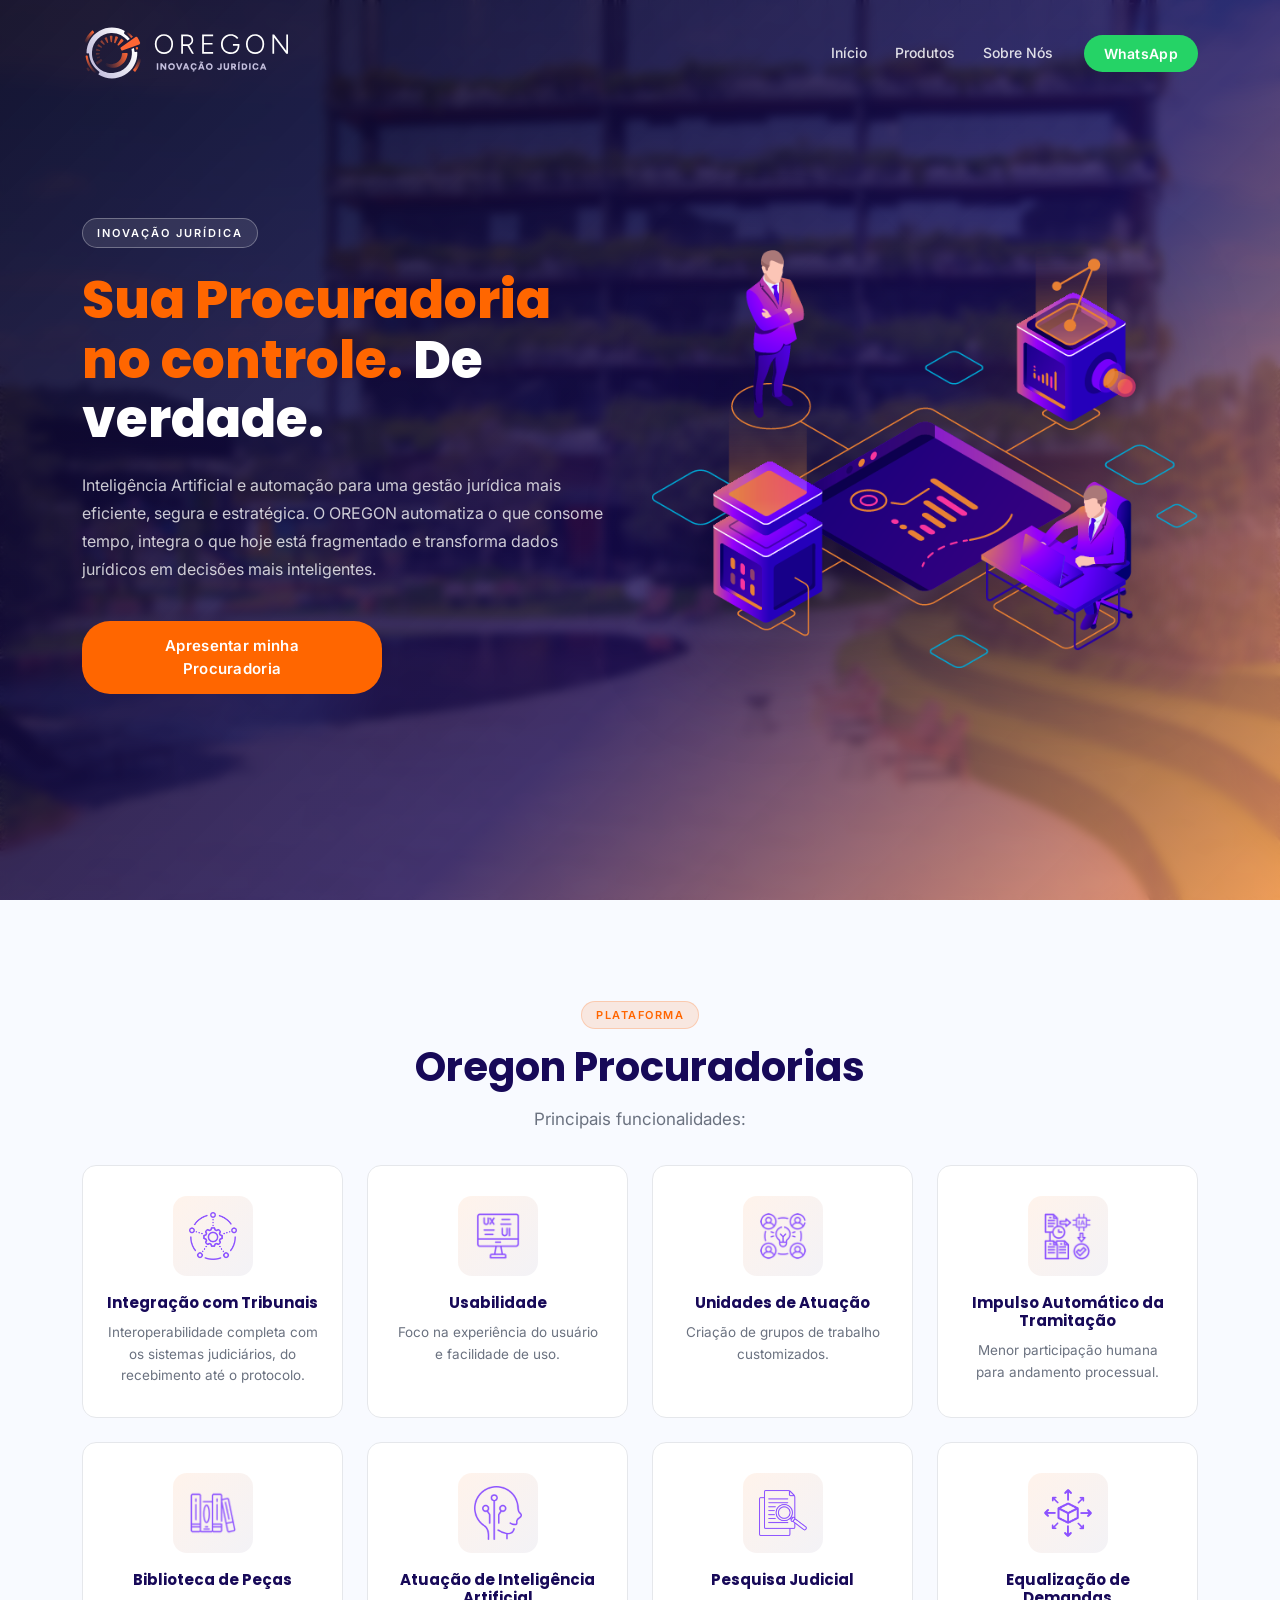
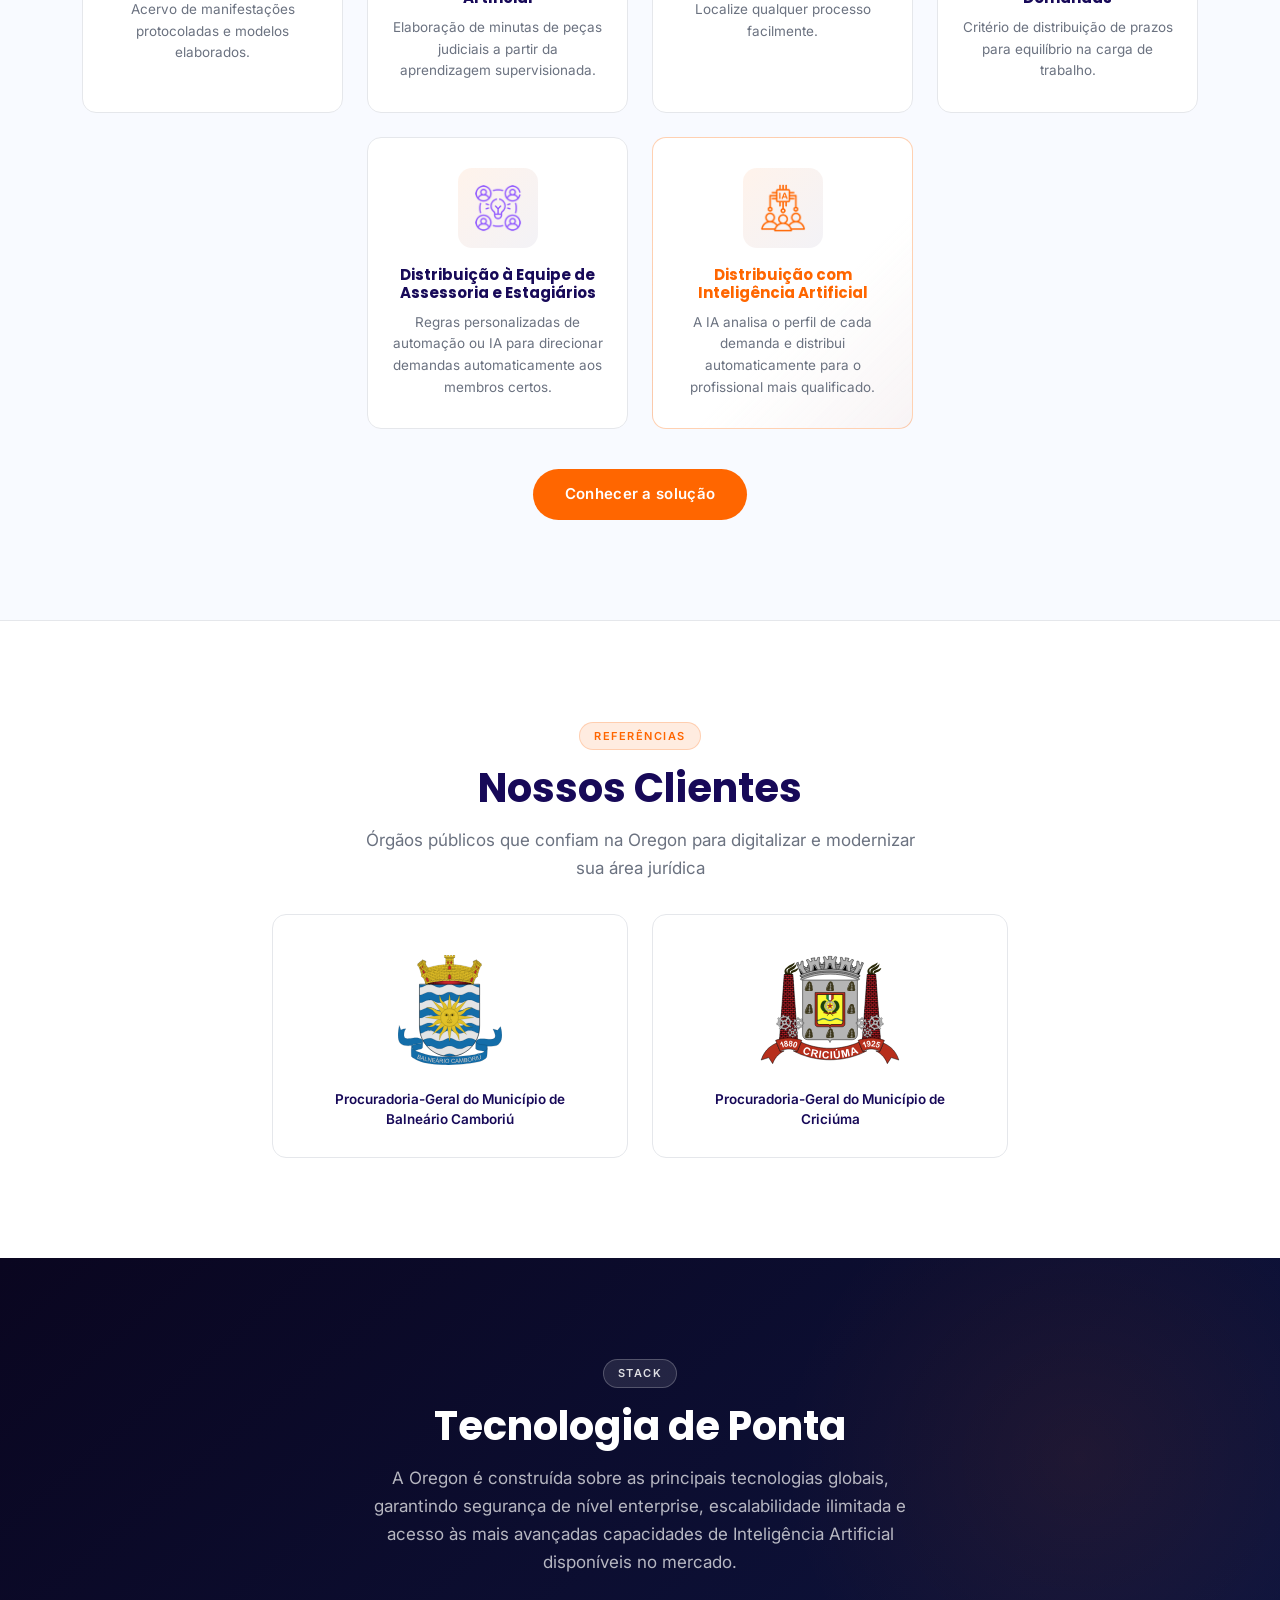
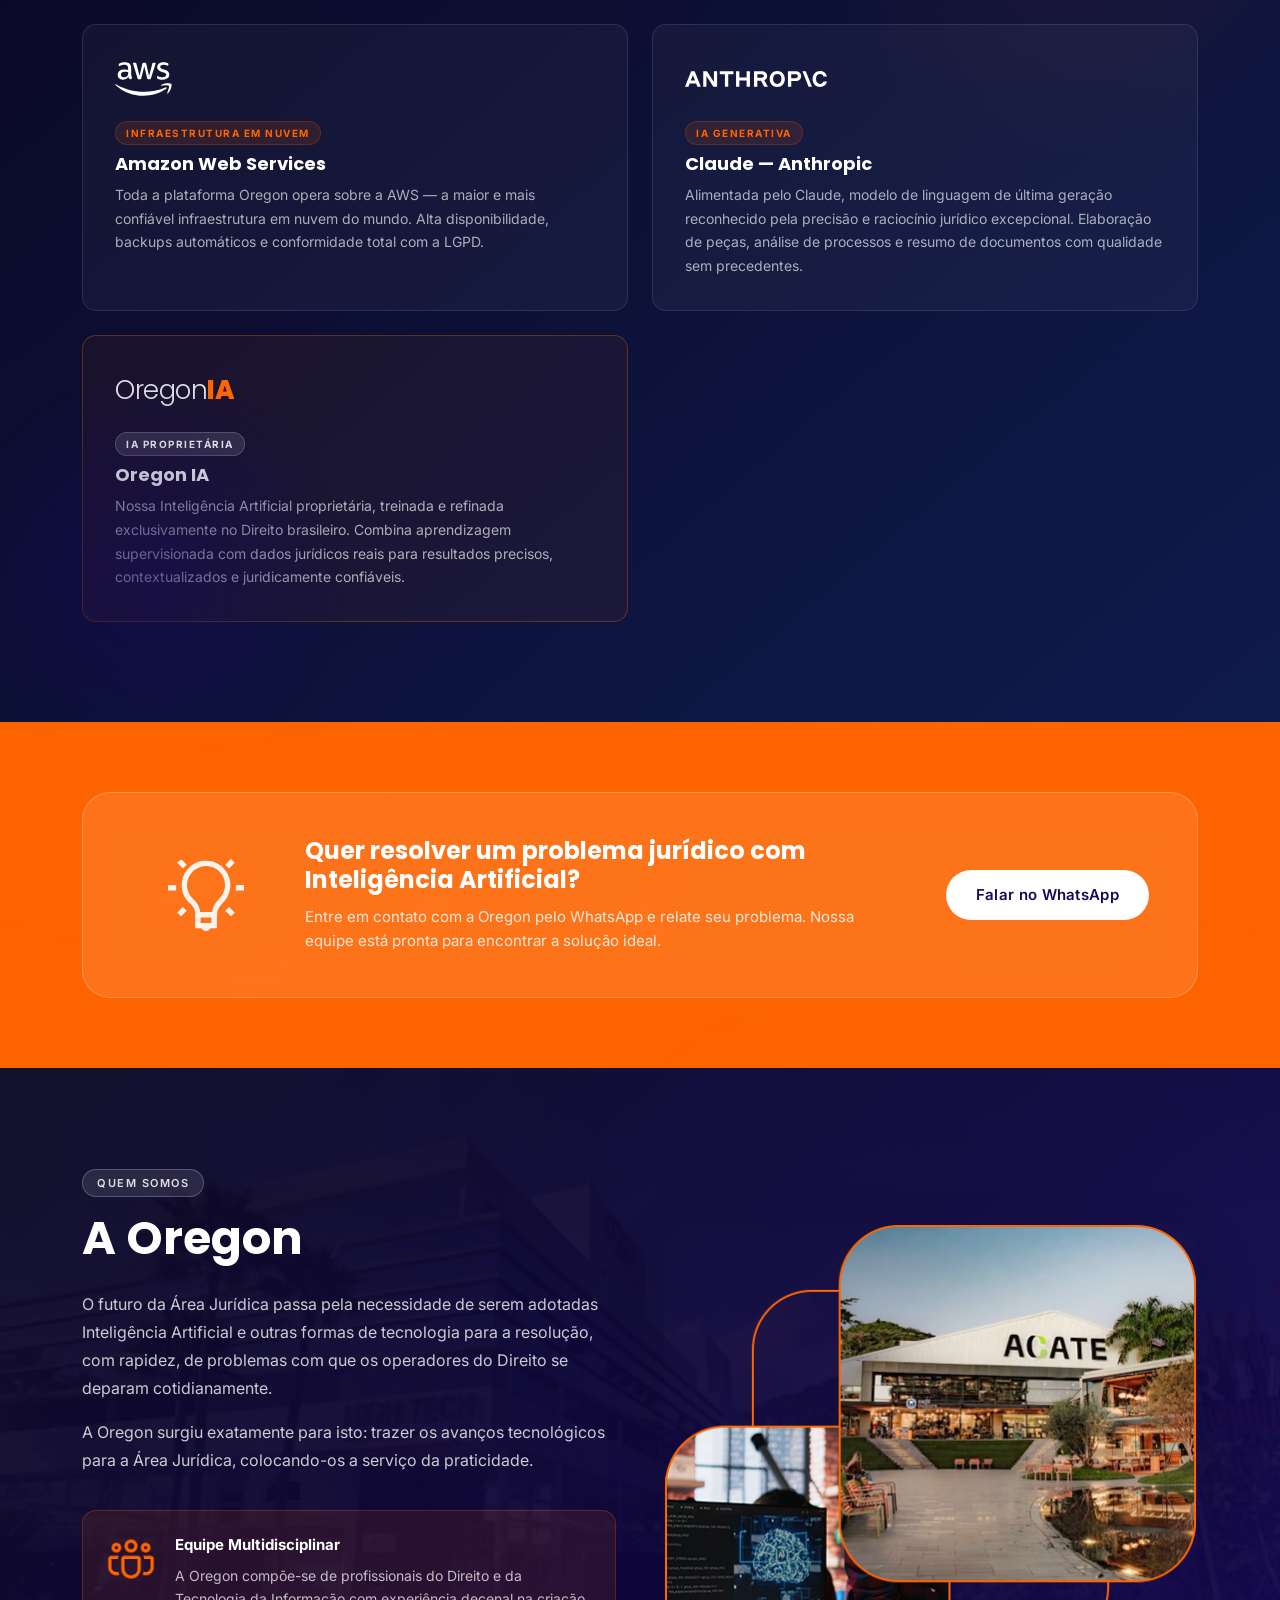
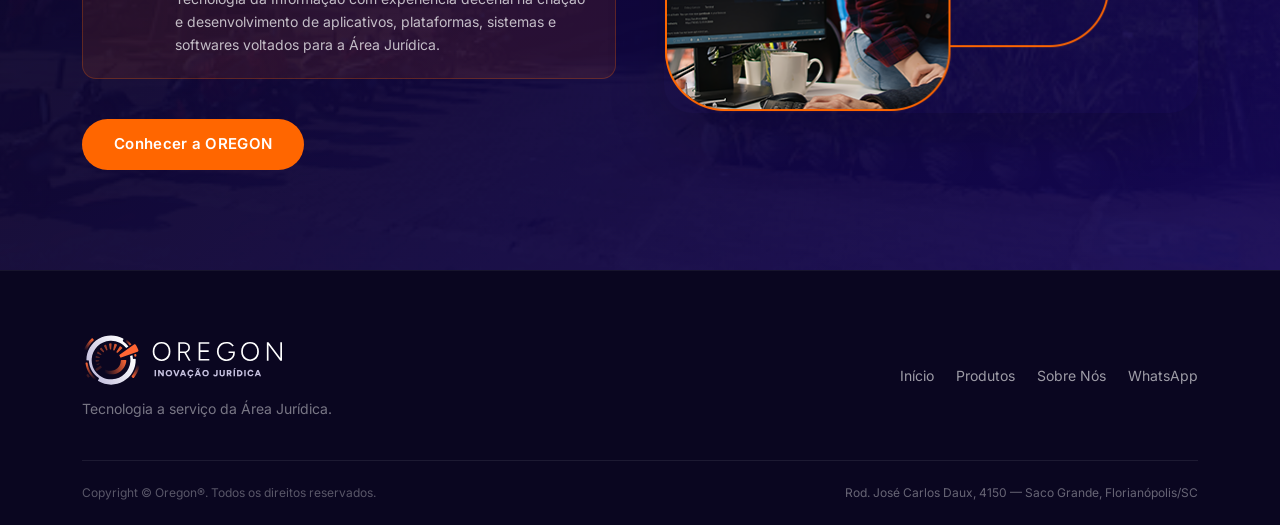
<file: index.html>
<!doctype html>
<html lang="pt-BR">

<head>
  <meta charset="utf-8">
  <meta name="viewport" content="width=device-width, initial-scale=1">

  <meta name="description" content="Software jurídico com Inteligência Artificial para Procuradorias, órgãos públicos e escritórios: integração com tribunais, minutas por IA e automação processual.">
  <meta name="author" content="Oregon Soluções">
  <meta name="robots" content="index, follow, max-image-preview:large, max-snippet:-1, max-video-preview:-1">
  <meta name="theme-color" content="#0a0620">

  <!-- Verificação da propriedade no Google Search Console -->
  <meta name="google-site-verification" content="jl3yq3FmVXFCjULGRS3_-0EbwgkkJnzM5ERYGZYIZTg" />

  <link rel="canonical" href="https://www.oregonsolucoes.com.br/" />

  <meta property="og:locale" content="pt_BR" />
  <meta property="og:type" content="website" />
  <meta property="og:title" content="Oregon Inovação Jurídica — Sua Procuradoria no controle. De verdade." />
  <meta property="og:description" content="Software jurídico com Inteligência Artificial para Procuradorias, órgãos públicos e escritórios: integração com tribunais, minutas por IA e automação processual." />
  <meta property="og:image" content="https://www.oregonsolucoes.com.br/img/oregon-inovacao-juridica.webp">
  <meta property="og:image:alt" content="Oregon Soluções Tecnológicas" />
  <meta property="og:image:type" content="image/png">
  <meta property="og:image:width" content="800">
  <meta property="og:image:height" content="600">
  <meta property="og:url" content="https://www.oregonsolucoes.com.br/" />
  <meta property="og:site_name" content="Oregon Soluções" />

  <meta name="twitter:card" content="summary_large_image" />
  <meta name="twitter:title" content="Oregon Soluções — Sua Procuradoria no controle. De verdade." />
  <meta name="twitter:description" content="Software jurídico com Inteligência Artificial para Procuradorias, órgãos públicos e escritórios: integração com tribunais, minutas por IA e automação processual." />
  <meta name="twitter:image" content="https://www.oregonsolucoes.com.br/img/Oregon.png" />

  <link rel="shortcut icon" href="img/favicon.png" />
  <link rel="apple-touch-icon" href="img/favicon.png" />
  <title>Oregon Inovação Jurídica — Sua Procuradoria no controle. De verdade.</title>

  <link href="https://cdn.jsdelivr.net/npm/bootstrap@5.2.2/dist/css/bootstrap.min.css" rel="stylesheet"
        integrity="sha384-Zenh87qX5JnK2Jl0vWa8Ck2rdkQ2Bzep5IDxbcnCeuOxjzrPF/et3URy9Bv1WTRi" crossorigin="anonymous" />
  <link rel="preconnect" href="https://fonts.googleapis.com">
  <link rel="preconnect" href="https://fonts.gstatic.com" crossorigin>
  <link href="https://fonts.googleapis.com/css2?family=Inter:wght@300;400;500;600;700&family=Poppins:wght@600;700;800&display=swap" rel="stylesheet">
  <link href="https://unpkg.com/aos@2.3.1/dist/aos.css" rel="stylesheet">
  <link href="css/style.css" rel="stylesheet" />

  <!-- Dados estruturados: como o Google entende quem é a Oregon -->
  <script type="application/ld+json">
  {
    "@context": "https://schema.org",
    "@graph": [
      {
        "@type": "Organization",
        "@id": "https://www.oregonsolucoes.com.br/#organizacao",
        "name": "Oregon Soluções",
        "legalName": "OREGON SOLUCOES TECNOLOGICAS LTDA",
        "alternateName": "Oregon Inovação Jurídica",
        "url": "https://www.oregonsolucoes.com.br/",
        "logo": "https://www.oregonsolucoes.com.br/img/logo.svg",
        "image": "https://www.oregonsolucoes.com.br/img/Oregon.png",
        "taxID": "49.732.485/0001-05",
        "description": "Criação e desenvolvimento de aplicativos, plataformas e sistemas para a Área Jurídica com Inteligência Artificial.",
        "areaServed": {
          "@type": "Country",
          "name": "Brasil"
        },
        "address": {
          "@type": "PostalAddress",
          "streetAddress": "Rod. José Carlos Daux, 4150 — Saco Grande",
          "addressLocality": "Florianópolis",
          "addressRegion": "SC",
          "postalCode": "88032-005",
          "addressCountry": "BR"
        },
        "contactPoint": {
          "@type": "ContactPoint",
          "contactType": "vendas",
          "telephone": "+55-48-99174-3432",
          "availableLanguage": ["pt-BR"]
        }
      },
      {
        "@type": "WebSite",
        "@id": "https://www.oregonsolucoes.com.br/#site",
        "url": "https://www.oregonsolucoes.com.br/",
        "name": "Oregon Soluções",
        "inLanguage": "pt-BR",
        "publisher": { "@id": "https://www.oregonsolucoes.com.br/#organizacao" }
      },
      {
        "@type": "SoftwareApplication",
        "name": "Oregon Procuradorias",
        "applicationCategory": "BusinessApplication",
        "operatingSystem": "Web",
        "url": "https://www.oregonsolucoes.com.br/#produtos",
        "description": "Plataforma para Procuradorias com integração aos sistemas judiciários, biblioteca de peças, distribuição inteligente de demandas e elaboração de minutas com Inteligência Artificial.",
        "inLanguage": "pt-BR",
        "publisher": { "@id": "https://www.oregonsolucoes.com.br/#organizacao" }
      }
    ]
  }
  </script>
</head>

<body>

<!-- Navbar -->
<header>
  <nav class="navbar navbar-expand-lg fixed-top" id="mainNav">
    <div class="container">
      <a class="navbar-brand" href="#inicio">
        <img src="img/logo.svg" alt="Oregon Soluções">
      </a>
      <button class="navbar-toggler" type="button" data-bs-toggle="collapse" data-bs-target="#navbarNav"
              aria-controls="navbarNav" aria-expanded="false" aria-label="Abrir menu">
        <img src="img/icon-menu.svg" alt="Menu" width="24" loading="lazy" decoding="async">
      </button>
      <div class="collapse navbar-collapse" id="navbarNav">
        <ul class="navbar-nav ms-auto align-items-center">
          <li class="nav-item">
            <a class="nav-link" href="#inicio">Início</a>
          </li>
          <li class="nav-item">
            <a class="nav-link" href="#produtos">Produtos</a>
          </li>
          <li class="nav-item">
            <a class="nav-link" href="#sobrenos">Sobre Nós</a>
          </li>
          <li class="nav-item ms-lg-3">
            <a class="btn btn-whatsapp" href="https://wa.me/5548988121145" target="_blank">WhatsApp</a>
          </li>
        </ul>
      </div>
    </div>
  </nav>
</header>

<!-- Hero -->
<section class="hero-section" id="inicio">
  <div class="hero-overlay"></div>
  <div class="container hero-container">
    <div class="row align-items-center">
      <div class="col-lg-6" data-aos="fade-right" data-aos-duration="900">
        <div class="hero-content">
          <span class="hero-badge">Inovação Jurídica</span>
          <h1 class="hero-title">
            <span class="text-accent">Sua Procuradoria no controle.</span> De verdade.
          </h1>
          <p class="hero-text">
            Inteligência Artificial e automação para uma gestão jurídica mais eficiente, segura e estratégica. O OREGON automatiza o que consome tempo, integra o que hoje está fragmentado e transforma dados jurídicos em decisões mais inteligentes.
          </p>
          <a href="https://wa.me/5548988121145" target="_blank" class="btn btn-accent btn-lg">
            Apresentar minha Procuradoria
          </a>
        </div>
      </div>
      <div class="col-lg-6 d-none d-lg-flex justify-content-end" data-aos="fade-left" data-aos-duration="900" data-aos-delay="150">
        <img src="img/doing.png" alt="Oregon Soluções" class="hero-img">
      </div>
    </div>
  </div>
</section>

<!-- Features -->
<section class="features-section" id="produtos">
  <div class="container">
    <div class="section-header text-center" data-aos="fade-up" data-aos-duration="700">
      <span class="section-badge">Plataforma</span>
      <h2 class="section-title">Oregon Procuradorias</h2>
      <p class="section-subtitle">Principais funcionalidades:</p>
    </div>

    <div class="row g-4 mt-2 justify-content-center">

      <div class="col-sm-6 col-lg-3" data-aos="fade-up" data-aos-delay="0" data-aos-duration="600">
        <div class="feature-card">
          <div class="feature-icon-wrap">
            <img src="img/img1.png" alt="Integração com Tribunais" width="48" loading="lazy" decoding="async">
          </div>
          <h5>Integração com Tribunais</h5>
          <p>Interoperabilidade completa com os sistemas judiciários, do recebimento até o protocolo.</p>
        </div>
      </div>

      <div class="col-sm-6 col-lg-3" data-aos="fade-up" data-aos-delay="50" data-aos-duration="600">
        <div class="feature-card">
          <div class="feature-icon-wrap">
            <img src="img/img4.png" alt="Usabilidade" width="48" loading="lazy" decoding="async">
          </div>
          <h5>Usabilidade</h5>
          <p>Foco na experiência do usuário e facilidade de uso.</p>
        </div>
      </div>

      <div class="col-sm-6 col-lg-3" data-aos="fade-up" data-aos-delay="100" data-aos-duration="600">
        <div class="feature-card">
          <div class="feature-icon-wrap">
            <img src="img/img5.png" alt="Unidades de Atuação" width="48" loading="lazy" decoding="async">
          </div>
          <h5>Unidades de Atuação</h5>
          <p>Criação de grupos de trabalho customizados.</p>
        </div>
      </div>

      <div class="col-sm-6 col-lg-3" data-aos="fade-up" data-aos-delay="200" data-aos-duration="600">
        <div class="feature-card">
          <div class="feature-icon-wrap">
            <img src="img/img2.png" alt="Impulso Automático" width="48" loading="lazy" decoding="async">
          </div>
          <h5>Impulso Automático da Tramitação</h5>
          <p>Menor participação humana para andamento processual.</p>
        </div>
      </div>

      <div class="col-sm-6 col-lg-3" data-aos="fade-up" data-aos-delay="0" data-aos-duration="600">
        <div class="feature-card">
          <div class="feature-icon-wrap">
            <img src="img/img3.png" alt="Biblioteca de Peças" width="48" loading="lazy" decoding="async">
          </div>
          <h5>Biblioteca de Peças</h5>
          <p>Acervo de manifestações protocoladas e modelos elaborados.</p>
        </div>
      </div>

      <div class="col-sm-6 col-lg-3" data-aos="fade-up" data-aos-delay="50" data-aos-duration="600">
        <div class="feature-card">
          <div class="feature-icon-wrap">
            <img src="img/img9.png" alt="Inteligência Artificial" width="48" loading="lazy" decoding="async">
          </div>
          <h5>Atuação de Inteligência Artificial</h5>
          <p>Elaboração de minutas de peças judiciais a partir da aprendizagem supervisionada.</p>
        </div>
      </div>

      <div class="col-sm-6 col-lg-3" data-aos="fade-up" data-aos-delay="100" data-aos-duration="600">
        <div class="feature-card">
          <div class="feature-icon-wrap">
            <img src="img/img7.png" alt="Pesquisa Judicial" width="48" loading="lazy" decoding="async">
          </div>
          <h5>Pesquisa Judicial</h5>
          <p>Localize qualquer processo facilmente.</p>
        </div>
      </div>

      <div class="col-sm-6 col-lg-3" data-aos="fade-up" data-aos-delay="200" data-aos-duration="600">
        <div class="feature-card">
          <div class="feature-icon-wrap">
            <img src="img/img8.png" alt="Equalização de Demandas" width="48" loading="lazy" decoding="async">
          </div>
          <h5>Equalização de Demandas</h5>
          <p>Critério de distribuição de prazos para equilíbrio na carga de trabalho.</p>
        </div>
      </div>

      <div class="col-sm-6 col-lg-3" data-aos="fade-up" data-aos-delay="0" data-aos-duration="600">
        <div class="feature-card">
          <div class="feature-icon-wrap">
            <img src="img/img5.png" alt="Distribuição à Equipe" width="48" loading="lazy" decoding="async">
          </div>
          <h5>Distribuição à Equipe de Assessoria e Estagiários</h5>
          <p>Regras personalizadas de automação ou IA para direcionar demandas automaticamente aos membros certos.</p>
        </div>
      </div>

      <div class="col-sm-6 col-lg-3" data-aos="fade-up" data-aos-delay="50" data-aos-duration="600">
        <div class="feature-card feature-card--highlight">
          <div class="feature-icon-wrap">
            <img src="img/img10.png" alt="Distribuição com IA" width="48" loading="lazy" decoding="async">
          </div>
          <h5>Distribuição com Inteligência Artificial</h5>
          <p>A IA analisa o perfil de cada demanda e distribui automaticamente para o profissional mais qualificado.</p>
        </div>
      </div>
      
      <div style="text-align: center; margin-top: 40px;" data-aos="fade-up" data-aos-delay="300" data-aos-duration="1000">
        <a href="https://wa.me/5548988121145" target="_blank" class="btn btn-accent btn-lg">
            Conhecer a solução
        </a>
      </div>

    </div>
  </div>
</section>

<!-- Clientes -->
<section class="clients-section">
  <div class="container">
    <div class="section-header text-center" data-aos="fade-up" data-aos-duration="700">
      <span class="section-badge">Referências</span>
      <h2 class="section-title">Nossos Clientes</h2>
      <p class="section-subtitle">Órgãos públicos que confiam na Oregon para digitalizar e modernizar sua área jurídica</p>
    </div>

    <div class="row justify-content-center g-4 mt-2">

      <div class="col-sm-10 col-md-5 col-lg-4" data-aos="fade-up" data-aos-delay="0" data-aos-duration="700">
        <div class="client-card">
          <div class="client-logo-wrap">
            <img src="img/brasao-balneario-camboriu.svg" alt="Brasão de Balneário Camboriú" loading="lazy" decoding="async">
          </div>
          <p class="client-name">Procuradoria-Geral do Município de Balneário Camboriú</p>
        </div>
      </div>

      <div class="col-sm-10 col-md-5 col-lg-4" data-aos="fade-up" data-aos-delay="120" data-aos-duration="700">
        <div class="client-card">
          <div class="client-logo-wrap">
            <img src="img/brasao-criciuma.svg" alt="Brasão de Criciúma" loading="lazy" decoding="async">
          </div>
          <p class="client-name">Procuradoria-Geral do Município de Criciúma</p>
        </div>
      </div>

    </div>
  </div>
</section>

<!-- Tecnologias -->
<section class="tech-section">
  <div class="container">
    <div class="section-header text-center" data-aos="fade-up" data-aos-duration="700">
      <span class="section-badge section-badge--light">Stack</span>
      <h2 class="section-title" style="color:#fff">Tecnologia de Ponta</h2>
      <p class="section-subtitle" style="color:rgba(255,255,255,.7)">
        A Oregon é construída sobre as principais tecnologias globais, garantindo segurança de nível
        enterprise, escalabilidade ilimitada e acesso às mais avançadas capacidades de Inteligência
        Artificial disponíveis no mercado.
      </p>
    </div>

    <div class="row g-4 mt-4">

      <div class="col-md-6" data-aos="fade-up" data-aos-delay="0" data-aos-duration="700">
        <div class="tech-card">
          <div class="tech-logo-wrap">
            <img src="img/logo-aws.svg" alt="Amazon Web Services" class="tech-logo tech-logo--aws" loading="lazy" decoding="async">
          </div>
          <div class="tech-info">
            <span class="tech-tag">Infraestrutura em Nuvem</span>
            <h4>Amazon Web Services</h4>
            <p>Toda a plataforma Oregon opera sobre a AWS — a maior e mais confiável infraestrutura em nuvem do mundo. Alta disponibilidade, backups automáticos e conformidade total com a LGPD.</p>
          </div>
        </div>
      </div>

      <div class="col-md-6" data-aos="fade-up" data-aos-delay="100" data-aos-duration="700">
        <div class="tech-card">
          <div class="tech-logo-wrap">
            <img src="img/logo-anthropic.svg" alt="Claude — Anthropic" class="tech-logo tech-logo--anthropic" loading="lazy" decoding="async">
          </div>
          <div class="tech-info">
            <span class="tech-tag">IA Generativa</span>
            <h4>Claude — Anthropic</h4>
            <p>Alimentada pelo Claude, modelo de linguagem de última geração reconhecido pela precisão e raciocínio jurídico excepcional. Elaboração de peças, análise de processos e resumo de documentos com qualidade sem precedentes.</p>
          </div>
        </div>
      </div>

      <div class="col-md-6" data-aos="fade-up" data-aos-delay="200" data-aos-duration="700">
        <div class="tech-card tech-card--accent">
          <div class="tech-logo-wrap">
            <span class="tech-logo-text">Oregon<strong>IA</strong></span>
          </div>
          <div class="tech-info">
            <span class="tech-tag">IA Proprietária</span>
            <h4>Oregon IA</h4>
            <p>Nossa Inteligência Artificial proprietária, treinada e refinada exclusivamente no Direito brasileiro. Combina aprendizagem supervisionada com dados jurídicos reais para resultados precisos, contextualizados e juridicamente confiáveis.</p>
          </div>
        </div>
      </div>

      <!-- Minuta IA — comentado temporariamente
      <div class="col-md-6" data-aos="fade-up" data-aos-delay="300" data-aos-duration="700">
        <div class="tech-card">
          <div class="tech-logo-wrap">
            <span class="tech-logo-text tech-logo-text--minuta">Minuta<strong>IA</strong></span>
          </div>
          <div class="tech-info">
            <span class="tech-tag">Parceria Estratégica</span>
            <h4>Minuta IA</h4>
            <p>Parceria com a MinutaIA, referência nacional com mais de 13 milhões de minutas geradas e adotada oficialmente em 7 tribunais brasileiros. Uma aliança que amplia exponencialmente nossas capacidades de automação jurídica.</p>
          </div>
        </div>
      </div>
      -->

    </div>
  </div>
</section>

<!-- CTA -->
<section class="cta-section">
  <div class="container">
    <div class="cta-card" data-aos="fade-up" data-aos-duration="800">
      <div class="row align-items-center gy-4">
        <div class="col-lg-2 text-center">
          <img src="img/ico-ideia.svg" alt="Ideia" width="76" class="cta-icon" loading="lazy" decoding="async">
        </div>
        <div class="col-lg-7">
          <h3 class="cta-title">Quer resolver um problema jurídico com Inteligência Artificial?</h3>
          <p class="cta-text">Entre em contato com a Oregon pelo WhatsApp e relate seu problema. Nossa equipe está pronta para encontrar a solução ideal.</p>
        </div>
        <div class="col-lg-3 text-center text-lg-end">
          <a href="https://wa.me/5548988121145" target="_blank" class="btn btn-cta-light btn-lg">
            Falar no WhatsApp
          </a>
        </div>
      </div>
    </div>
  </div>
</section>

<!-- About -->
<section class="about-section" id="sobrenos">
  <div class="container">
    <div class="row align-items-center g-5">
      <div class="col-lg-6" data-aos="fade-right" data-aos-duration="900">
        <span class="section-badge section-badge--light">Quem Somos</span>
        <h2 class="about-title">A Oregon</h2>
        <p class="about-text">
          O futuro da Área Jurídica passa pela necessidade de serem adotadas Inteligência Artificial e outras formas de tecnologia para a resolução, com rapidez, de problemas com que os operadores do Direito se deparam cotidianamente.
        </p>
        <p class="about-text">
          A Oregon surgiu exatamente para isto: trazer os avanços tecnológicos para a Área Jurídica, colocando-os a serviço da praticidade.
        </p>
        <div class="team-card" data-aos="fade-up" data-aos-duration="900" data-aos-delay="200">
          <img src="img/ico-sobre.png" alt="Equipe" width="52" loading="lazy" decoding="async">
          <div>
            <strong>Equipe Multidisciplinar</strong>
            <p>A Oregon compõe-se de profissionais do Direito e da Tecnologia da Informação com experiência decenal na criação e desenvolvimento de aplicativos, plataformas, sistemas e softwares voltados para a Área Jurídica.</p>
          </div>
        </div>
        <div style="text-align: left; margin-top: 40px;" data-aos="fade-right" data-aos-delay="300" data-aos-duration="1000">
          <a href="https://wa.me/5548988121145" target="_blank" class="btn btn-accent btn-lg">
              Conhecer a OREGON
          </a>
        </div>
      </div>
      <div class="col-lg-6" data-aos="fade-left" data-aos-duration="900">
        <img src="img/sobre-mim.png" alt="Sobre a Oregon" class="img-fluid about-img" loading="lazy" decoding="async">
      </div>
    </div>
  </div>
</section>

<!-- Footer -->
<footer class="site-footer">
  <div class="container">
    <div class="footer-inner">
      <div class="footer-brand">
        <img src="img/logo.svg" alt="Oregon Soluções" loading="lazy" decoding="async">
        <p class="footer-tagline">Tecnologia a serviço da Área Jurídica.</p>
      </div>
      <nav class="footer-links">
        <a href="#inicio">Início</a>
        <a href="#produtos">Produtos</a>
        <a href="#sobrenos">Sobre Nós</a>
        <a href="https://wa.me/5548988121145" target="_blank">WhatsApp</a>
      </nav>
    </div>
    <div class="footer-bottom">
      <span class="copy">Copyright &copy; Oregon&reg;. Todos os direitos reservados.</span>
      <a href="https://www.google.com/maps?q=Rod.+Jos%C3%A9+Carlos+Daux,+4150+-+Saco+Grande,+Florian%C3%B3polis+-+SC,+88032-005"
         target="_blank" class="footer-address">
        Rod. José Carlos Daux, 4150 — Saco Grande, Florianópolis/SC
      </a>
    </div>
  </div>
</footer>

<script src="https://cdn.jsdelivr.net/npm/bootstrap@5.2.2/dist/js/bootstrap.bundle.min.js"
        integrity="sha384-OERcA2EqjJCMA+/3y+gxIOqMEjwtxJY7qPCqsdltbNJuaOe923+mo//f6V8Qbsw3"
        crossorigin="anonymous"></script>
<script src="https://unpkg.com/aos@2.3.1/dist/aos.js"></script>
<script>
  // ── Navbar ─────────────────────────────────────────────
  AOS.init({ once: true, offset: 60 });

  document.querySelectorAll('#navbarNav .nav-link').forEach(link => {
    link.addEventListener('click', () => {
      const nav = document.getElementById('navbarNav');
      const bsCollapse = bootstrap.Collapse.getInstance(nav);
      if (bsCollapse) bsCollapse.hide();
    });
  });

  const mainNav = document.getElementById('mainNav');
  const onScroll = () => mainNav.classList.toggle('navbar-scrolled', window.scrollY > 60);
  window.addEventListener('scroll', onScroll, { passive: true });
  onScroll();


</script>
</body>
</html>
</file>
<file: css/style.css>
/* ============ VARIÁVEIS ============ */
:root {
  --primary:       #170958;
  --primary-dark:  #0a0620;
  --primary-mid:   #0d3b66;
  --accent:        #FF6600;
  --accent-hover:  #e55b00;
  --accent-light:  rgba(255, 102, 0, 0.12);
  --white:         #ffffff;
  --text:          #1a1a2e;
  --muted:         #6b7280;
  --border:        #e5e7eb;
  --bg-light:      #f8faff;

  --radius-sm:  8px;
  --radius-md:  14px;
  --radius-lg:  28px;
  --shadow-sm:  0 2px 8px rgba(0,0,0,0.08);
  --shadow-md:  0 8px 24px rgba(0,0,0,0.10);
  --shadow-lg:  0 20px 60px rgba(0,0,0,0.16);
  --transition: all 0.3s ease;
  --nav-height: 72px;
}

/* ============ BASE ============ */
*, *::before, *::after { box-sizing: border-box; }

html { scroll-behavior: smooth; }

body {
  font-family: 'Inter', sans-serif;
  font-size: 16px;
  color: var(--text);
  background: var(--white);
  line-height: 1.65;
  -webkit-font-smoothing: antialiased;
}

h1, h2, h3, h4, h5, h6 {
  font-family: 'Poppins', sans-serif;
  font-weight: 700;
  line-height: 1.2;
}

img { max-width: 100%; }

/* ============ UTILITÁRIOS ============ */
.section-badge {
  display: inline-block;
  font-size: 11px;
  font-weight: 600;
  letter-spacing: 1.5px;
  text-transform: uppercase;
  color: var(--accent);
  background: var(--accent-light);
  border: 1px solid rgba(255, 102, 0, 0.22);
  border-radius: 100px;
  padding: 4px 14px;
  margin-bottom: 14px;
}

.section-badge--light {
  color: rgba(255,255,255,0.85);
  background: rgba(255,255,255,0.10);
  border-color: rgba(255,255,255,0.22);
}

.section-header {
  max-width: 580px;
  margin: 0 auto;
}

.section-title {
  font-size: clamp(26px, 4vw, 40px);
  color: var(--primary);
  margin-bottom: 14px;
}

.section-subtitle {
  font-size: 17px;
  color: var(--muted);
  margin: 0;
}

/* ============ BOTÕES ============ */
.btn {
  font-weight: 600;
  border-radius: var(--radius-lg);
  transition: var(--transition);
  letter-spacing: 0.3px;
  border: none;
}

.btn-lg {
  max-width: 300px;
}

.btn-accent {
  background: var(--accent);
  color: var(--white);
  padding: 14px 32px;
  font-size: 15px;
}

.btn-accent:hover {
  background: var(--accent-hover);
  color: var(--white);
  transform: translateY(-2px);
  box-shadow: 0 8px 24px rgba(255, 102, 0, 0.38);
}

.btn-whatsapp {
  background: #25d366;
  color: var(--white) !important;
  padding: 8px 20px;
  font-size: 14px;
  border-radius: var(--radius-lg);
}

.btn-whatsapp:hover {
  background: #1eb558;
  color: var(--white) !important;
  transform: translateY(-1px);
  box-shadow: 0 4px 14px rgba(37, 211, 102, 0.38);
}

.btn-cta-light {
  background: var(--white);
  color: var(--primary);
  padding: 14px 30px;
  font-size: 15px;
}

.btn-cta-light:hover {
  background: var(--primary-dark);
  color: var(--white);
  transform: translateY(-2px);
  box-shadow: var(--shadow-md);
}

/* ============ NAVBAR ============ */
#mainNav {
  background: transparent;
  padding: 18px 0;
  transition: background 0.35s ease, padding 0.35s ease, box-shadow 0.35s ease;
}

#mainNav.navbar-scrolled {
  background: linear-gradient(45deg,#302574 40%,#6a50e5);
  padding: 10px 0;
  box-shadow: 0 4px 28px rgba(0, 0, 0, 0.28);
}

.navbar-brand img {
  height: 60px;
  width: auto;
  display: block;
}

.navbar-nav {
  gap: 2px;
}

.nav-link {
  color: rgba(255,255,255,0.85) !important;
  font-size: 14px;
  font-weight: 500;
  padding: 7px 13px !important;
  border-radius: var(--radius-lg);
  transition: var(--transition);
}

.nav-link:hover {
  color: var(--white) !important;
  background: rgba(255,255,255,0.08);
}

.navbar-toggler,
.navbar-toggler:focus {
  border: 0;
  box-shadow: none;
  outline: none;
}

@media (max-width: 991.98px) {
  #mainNav {
    background: var(--primary-dark);
    padding: 12px 0;
  }

  .navbar-collapse {
    padding: 14px 0 8px;
  }
}

/* ============ HERO ============ */
.hero-section {
  position: relative;
  min-height: 100vh;
  display: flex;
  align-items: center;
  background: url("../img/bg-desktop.webp") center center / cover no-repeat;
  overflow: hidden;
}

.hero-overlay {
  position: absolute;
  inset: 0;
  background: linear-gradient(
    135deg,
    rgba(10, 6, 32, 0.92) 0%,
    rgba(23, 9, 88, 0.78) 60%,
    rgba(255, 152, 101, 0.8) 100%
  );
  backdrop-filter: blur(5px);
}

.hero-container {
  position: relative;
  z-index: 1;
  padding-top: var(--nav-height);
  padding-bottom: 60px;
}

.hero-content {
  padding: 60px 0;
  color: var(--white);
}

.hero-badge {
  display: inline-block;
  font-size: 11px;
  font-weight: 600;
  letter-spacing: 2px;
  text-transform: uppercase;
  color: var(--white);
  background: rgba(255, 255, 255, 0.1);
  border: 1px solid rgba(255, 255, 255, 0.3);
  border-radius: 100px;
  padding: 5px 14px;
  margin-bottom: 22px;
}

.hero-title {
  font-size: clamp(30px, 5vw, 52px);
  font-weight: 800;
  line-height: 1.15;
  color: var(--white);
  margin-bottom: 22px;
}

.text-accent {
  color: var(--accent);
}

.hero-text {
  font-size: 16px;
  color: rgba(255,255,255,0.78);
  max-width: 540px;
  line-height: 1.75;
  margin-bottom: 38px;
}

.hero-img {
  width: 100%;
  max-width: 640px;
  filter: drop-shadow(0 24px 60px rgba(0,0,0,0.45));
  animation: float 6s ease-in-out infinite;
}

@keyframes float {
  0%, 100% { transform: translateY(0); }
  50%       { transform: translateY(-14px); }
}

/* ============ FEATURES ============ */
.features-section {
  background: var(--bg-light);
  padding: 100px 0;
}

.feature-card {
  background: var(--white);
  border: 1px solid var(--border);
  border-radius: var(--radius-md);
  padding: 30px 24px;
  height: 100%;
  text-align: center;
  transition: var(--transition);
}

.feature-card:hover {
  transform: translateY(-6px);
  box-shadow: var(--shadow-lg);
  border-color: rgba(255, 102, 0, 0.22);
}

.feature-icon-wrap {
  width: 80px;
  height: 80px;
  background: linear-gradient(135deg, rgba(255,102,0,0.08), rgba(23,9,88,0.05));
  border-radius: var(--radius-md);
  display: flex;
  align-items: center;
  justify-content: center;
  margin: 0 auto 18px;
  transition: var(--transition);
}

.feature-card:hover .feature-icon-wrap {
  background: linear-gradient(135deg, rgba(255,102,0,0.16), rgba(23,9,88,0.10));
}

.feature-card h5 {
  font-size: 15px;
  font-weight: 700;
  color: var(--primary);
  margin-bottom: 10px;
}

.feature-card p {
  font-size: 13.5px;
  color: var(--muted);
  margin: 0;
  line-height: 1.6;
}

.feature-card--highlight {
  border-color: rgba(255, 102, 0, 0.30);
  background: linear-gradient(135deg, #fff 60%, rgba(255,102,0,0.04));
}

.feature-card--highlight h5 {
  color: var(--accent);
}

/* ============ CLIENTES ============ */
.clients-section {
  background: var(--white);
  padding: 100px 0;
  border-top: 1px solid var(--border);
}

.client-card {
  background: var(--white);
  border: 1px solid var(--border);
  border-radius: var(--radius-md);
  padding: 40px 32px 28px;
  text-align: center;
  height: 100%;
  transition: var(--transition);
}

.client-card:hover {
  transform: translateY(-5px);
  box-shadow: var(--shadow-lg);
  border-color: rgba(23, 9, 88, 0.18);
}

.client-logo-wrap {
  height: 110px;
  display: flex;
  align-items: center;
  justify-content: center;
  margin-bottom: 24px;
}

.client-logo-wrap img {
  max-height: 100%;
  max-width: 180px;
  object-fit: contain;
  filter: grayscale(20%);
  transition: var(--transition);
}

.client-card:hover .client-logo-wrap img {
  filter: grayscale(0%);
}

.client-name {
  font-size: 13.5px;
  font-weight: 600;
  color: var(--primary);
  line-height: 1.5;
  margin: 0;
}

/* ============ TECNOLOGIAS ============ */
.tech-section {
  background: linear-gradient(140deg, var(--primary-dark) 0%, #0f1b4d 100%);
  padding: 100px 0;
  position: relative;
  overflow: hidden;
}

.tech-section::before {
  content: '';
  position: absolute;
  width: 600px;
  height: 600px;
  background: radial-gradient(circle, rgba(255,102,0,0.08) 0%, transparent 70%);
  top: -100px;
  right: -100px;
  pointer-events: none;
}

.tech-section::after {
  content: '';
  position: absolute;
  width: 400px;
  height: 400px;
  background: radial-gradient(circle, rgba(23,9,88,0.5) 0%, transparent 70%);
  bottom: -50px;
  left: -50px;
  pointer-events: none;
}

.tech-card {
  position: relative;
  z-index: 1;
  background: rgba(255,255,255,0.04);
  border: 1px solid rgba(255,255,255,0.10);
  border-radius: var(--radius-md);
  padding: 32px;
  height: 100%;
  display: flex;
  flex-direction: column;
  gap: 20px;
  transition: var(--transition);
}

.tech-card:hover {
  background: rgba(255,255,255,0.08);
  border-color: rgba(255,255,255,0.20);
  transform: translateY(-4px);
  box-shadow: 0 16px 48px rgba(0,0,0,0.3);
}

.tech-card--accent {
  border-color: rgba(255,102,0,0.30);
  background: rgba(255,102,0,0.06);
}

.tech-card--accent:hover {
  border-color: rgba(255,102,0,0.50);
  background: rgba(255,102,0,0.10);
}

.tech-logo-wrap {
  height: 44px;
  display: flex;
  align-items: center;
}

.tech-logo {
  height: 36px;
  width: auto;
  object-fit: contain;
}

.tech-logo--aws {
  filter: brightness(0) invert(1);
  height: 34px;
}

.tech-logo--anthropic {
  filter: brightness(0) invert(1);
  height: 16px;
}

.tech-logo-text {
  font-family: 'Poppins', sans-serif;
  font-size: 26px;
  font-weight: 300;
  color: rgba(255,255,255,0.9);
  letter-spacing: -0.5px;
}

.tech-logo-text strong {
  font-weight: 800;
  color: var(--accent);
}

.tech-logo-text--minuta {
  color: rgba(255,255,255,0.75);
}

.tech-logo-text--minuta strong {
  color: #6ee7b7;
}

.tech-info {
  display: flex;
  flex-direction: column;
  gap: 8px;
}

.tech-tag {
  display: inline-block;
  font-size: 10px;
  font-weight: 700;
  letter-spacing: 1.5px;
  text-transform: uppercase;
  color: var(--accent);
  background: rgba(255,102,0,0.12);
  border: 1px solid rgba(255,102,0,0.20);
  border-radius: 100px;
  padding: 3px 10px;
  width: fit-content;
}

.tech-card--accent .tech-tag {
  color: #fff;
  background: rgba(255,255,255,0.12);
  border-color: rgba(255,255,255,0.20);
}

.tech-info h4 {
  font-size: 18px;
  font-weight: 700;
  color: var(--white);
  margin: 0;
}

.tech-info p {
  font-size: 14px;
  color: rgba(255,255,255,0.65);
  margin: 0;
  line-height: 1.7;
}

/* ============ CTA ============ */
.cta-section {
  background: var(--accent);
  padding: 70px 0;
  position: relative;
  overflow: hidden;
}

.cta-section::before {
  content: '';
  position: absolute;
  inset: 0;
  background: url("../img/bg-ideia-desktop.png") center center / cover;
  opacity: 0.12;
  pointer-events: none;
}

.cta-card {
  position: relative;
  z-index: 1;
  background: rgba(255,255,255,0.10);
  backdrop-filter: blur(12px);
  -webkit-backdrop-filter: blur(12px);
  border: 1px solid rgba(255,255,255,0.22);
  border-radius: var(--radius-lg);
  padding: 44px 48px;
}

@media (max-width: 767.98px) {
  .cta-card {
    padding: 32px 24px;
  }
}

.cta-icon {
  filter: brightness(0) invert(1);
  opacity: 0.92;
}

.cta-title {
  font-size: clamp(18px, 3vw, 24px);
  color: var(--white);
  font-weight: 700;
  margin-bottom: 10px;
}

.cta-text {
  color: rgba(255,255,255,0.84);
  font-size: 15px;
  margin: 0;
  line-height: 1.6;
}

/* ============ ABOUT ============ */
.about-section {
  background: linear-gradient(140deg, var(--primary-dark) 0%, var(--primary) 100%);
  padding: 100px 0;
  color: var(--white);
  position: relative;
  overflow: hidden;
}

.about-section::before {
  content: '';
  position: absolute;
  inset: 0;
  background: url("../img/bg-sobre-desktop.png") center center / cover no-repeat;
  opacity: 0.06;
  pointer-events: none;
}

.about-section .container {
  position: relative;
  z-index: 1;
}

.about-title {
  font-size: clamp(30px, 4vw, 46px);
  color: var(--white);
  margin-bottom: 24px;
}

.about-text {
  font-size: 16px;
  color: rgba(255,255,255,0.78);
  line-height: 1.75;
  margin-bottom: 16px;
}

.team-card {
  display: flex;
  align-items: flex-start;
  gap: 18px;
  background: rgba(255, 102, 0, 0.10);
  border: 1px solid rgba(255, 102, 0, 0.25);
  border-radius: var(--radius-md);
  padding: 22px;
  margin-top: 36px;
}

.team-card img {
  flex-shrink: 0;
  border-radius: var(--radius-lg);
}

.team-card strong {
  display: block;
  font-size: 15px;
  color: var(--white);
  margin-bottom: 6px;
}

.team-card p {
  font-size: 14px;
  color: rgba(255,255,255,0.72);
  margin: 0;
  line-height: 1.65;
}

.about-img {
  border-radius: var(--radius-lg);
  box-shadow: var(--shadow-lg);
}

/* ============ FOOTER ============ */
.site-footer {
  background: var(--primary-dark);
  padding: 60px 0 0;
  border-top: 1px solid rgba(255,255,255,0.06);
}

.footer-inner {
  display: flex;
  flex-direction: column;
  align-items: center;
  gap: 28px;
  padding-bottom: 40px;
  border-bottom: 1px solid rgba(255,255,255,0.08);
  text-align: center;
}

@media (min-width: 768px) {
  .footer-inner {
    flex-direction: row;
    justify-content: space-between;
    text-align: left;
  }
}

.footer-brand img {
  width: 200px;
  height: auto;
  display: block;
}

.footer-tagline {
  font-size: 14px;
  color: rgba(255,255,255,0.45);
  margin: 8px 0 0;
}

.footer-links {
  display: flex;
  flex-wrap: wrap;
  gap: 6px 22px;
  justify-content: center;
}

.footer-links a {
  font-size: 14px;
  color: rgba(255,255,255,0.60);
  text-decoration: none;
  transition: var(--transition);
}

.footer-links a:hover {
  color: var(--white);
}

.footer-bottom {
  display: flex;
  flex-direction: column;
  align-items: center;
  gap: 8px;
  padding: 22px 0;
  text-align: center;
}

@media (min-width: 768px) {
  .footer-bottom {
    flex-direction: row;
    justify-content: space-between;
    text-align: left;
  }
}

.copy {
  font-size: 12px;
  color: rgba(255,255,255,0.32);
}

.footer-address {
  font-size: 12px;
  color: rgba(255,255,255,0.38);
  text-decoration: none;
  transition: var(--transition);
}

.footer-address:hover {
  color: rgba(255,255,255,0.72);
}
</file>
